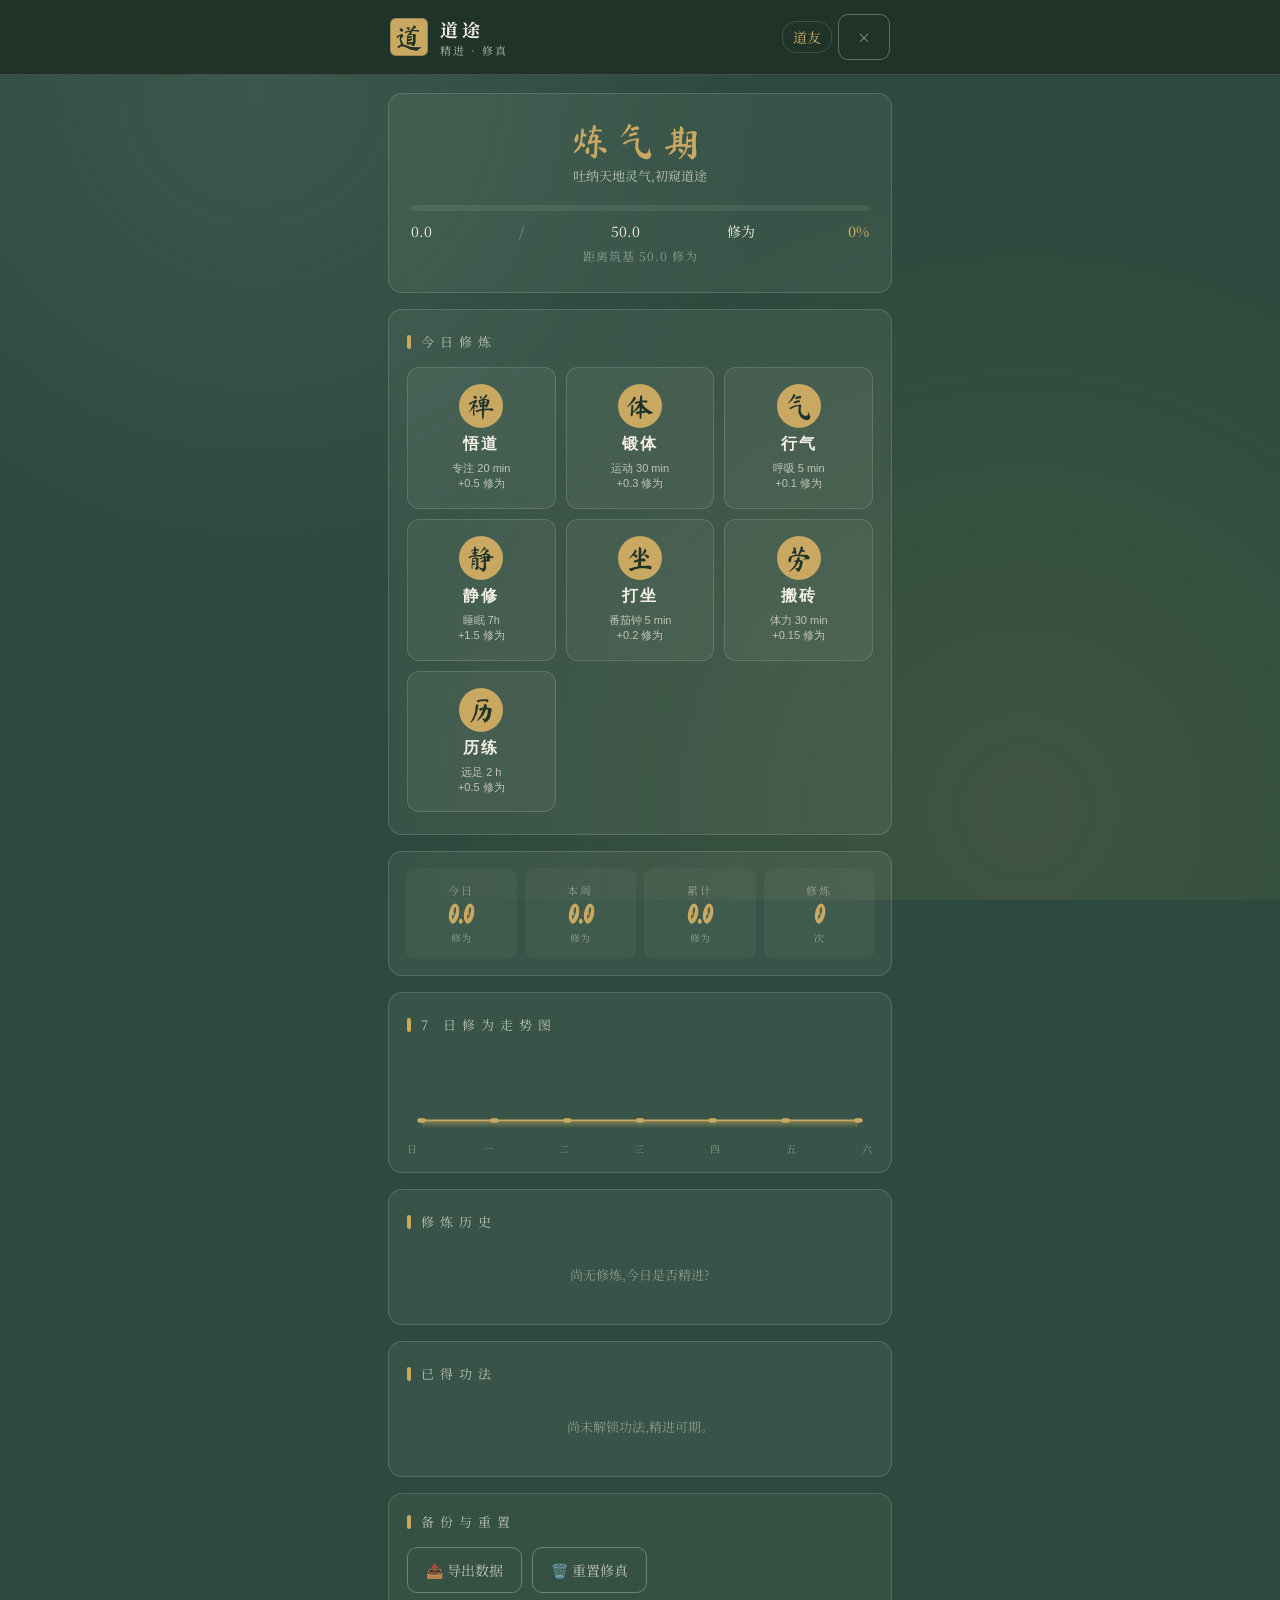
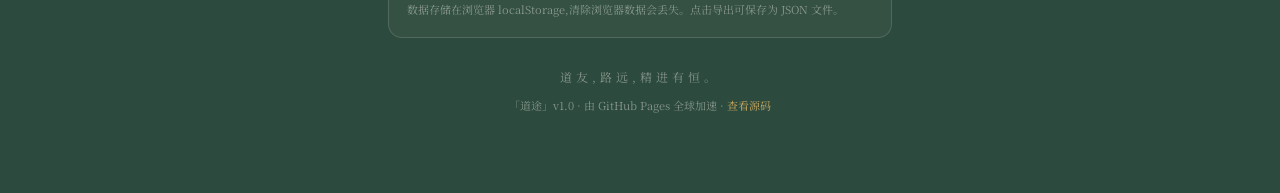
<file: docs/index.html>
<!DOCTYPE html>
<html lang="zh-CN">
<head>
<meta charset="UTF-8">
<meta name="viewport" content="width=device-width, initial-scale=1.0, maximum-scale=1.0">
<title>道途 — 健康修仙</title>
<link rel="stylesheet" href="css/style.css">
<link rel="preconnect" href="https://fonts.googleapis.com">
<link href="https://fonts.googleapis.com/css2?family=Ma+Shan+Zheng&family=Noto+Serif+SC:wght@400;600;700&display=swap" rel="stylesheet">
</head>
<body>

<!-- 顶栏 -->
<header class="topbar">
  <div class="topbar-inner">
    <div class="brand">
      <span class="brand-mark">道</span>
      <div>
        <div class="brand-title">道途</div>
        <div class="brand-sub">精进 · 修真</div>
      </div>
    </div>
    <div class="dao-name-wrap">
      <span class="dao-name" id="daoName">道友</span>
      <button class="ghost-btn" id="renameBtn" title="改名">×</button>
    </div>
  </div>
</header>

<!-- 主页 -->
<main id="homeMain">

  <section class="realm-card" id="realmCard">
    <div class="realm-name" id="realmName">炼气期</div>
    <div class="realm-sub" id="realmSub">吐纳天地灵气,初窥道途</div>
    <div class="progress-block">
      <div class="progress-track">
        <div class="progress-fill" id="progressFill" style="width: 0%"></div>
      </div>
      <div class="progress-label">
        <span id="currentXiu">0.0</span>
        <span class="progress-sep">/</span>
        <span id="nextXiu">50.0</span> 修为
        <span class="progress-pct" id="progressPct">0%</span>
      </div>
      <div class="progress-next" id="progressNext">距离筑基 50.0 修为</div>
    </div>
  </section>

  <section class="cult-section">
    <div class="section-title">今日修炼</div>
    <div class="cult-grid">
      <button class="cult-btn" data-type="meditation_focus">
        <div class="cult-icon">禅</div>
        <div class="cult-label">悟道</div>
        <div class="cult-meta">专注 20 min<br>+0.5 修为</div>
      </button>
      <button class="cult-btn" data-type="body_forge">
        <div class="cult-icon">体</div>
        <div class="cult-label">锻体</div>
        <div class="cult-meta">运动 30 min<br>+0.3 修为</div>
      </button>
      <button class="cult-btn" data-type="breath_qi">
        <div class="cult-icon">气</div>
        <div class="cult-label">行气</div>
        <div class="cult-meta">呼吸 5 min<br>+0.1 修为</div>
      </button>
      <button class="cult-btn" data-type="sleep_rest">
        <div class="cult-icon">静</div>
        <div class="cult-label">静修</div>
        <div class="cult-meta">睡眠 7h<br>+1.5 修为</div>
      </button>
      <button class="cult-btn" data-type="meditation_short">
        <div class="cult-icon">坐</div>
        <div class="cult-label">打坐</div>
        <div class="cult-meta">番茄钟 5 min<br>+0.2 修为</div>
      </button>
      <button class="cult-btn" data-type="body_labor">
        <div class="cult-icon">劳</div>
        <div class="cult-label">搬砖</div>
        <div class="cult-meta">体力 30 min<br>+0.15 修为</div>
      </button>
      <button class="cult-btn" data-type="expedition">
        <div class="cult-icon">历</div>
        <div class="cult-label">历练</div>
        <div class="cult-meta">远足 2 h<br>+0.5 修为</div>
      </button>
    </div>
  </section>

  <section class="stats-grid">
    <div class="stat-card">
      <div class="stat-label">今日</div>
      <div class="stat-value" id="statToday">—</div>
      <div class="stat-unit">修为</div>
    </div>
    <div class="stat-card">
      <div class="stat-label">本周</div>
      <div class="stat-value" id="statWeek">—</div>
      <div class="stat-unit">修为</div>
    </div>
    <div class="stat-card">
      <div class="stat-label">累计</div>
      <div class="stat-value" id="statTotal">—</div>
      <div class="stat-unit">修为</div>
    </div>
    <div class="stat-card">
      <div class="stat-label">修炼</div>
      <div class="stat-value" id="statLogs">—</div>
      <div class="stat-unit">次</div>
    </div>
  </section>

  <section class="chart-card">
    <div class="section-title">7 日修为走势图</div>
    <svg id="chart" viewBox="0 0 320 100" preserveAspectRatio="none"></svg>
    <div class="chart-axis" id="chartAxis"></div>
  </section>

  <section class="hist-card">
    <div class="section-title">修炼历史</div>
    <ul class="hist-list" id="histList"></ul>
  </section>

  <section class="scroll-card">
    <div class="section-title">已得功法</div>
    <ul class="scroll-list" id="scrollList"></ul>
  </section>

  <section class="settings-card" style="background: rgba(245, 240, 230, 0.04);border:1px solid var(--border);border-radius:14px;padding:18px;margin-bottom:16px;">
    <div class="section-title">备份与重置</div>
    <div style="display:flex;gap:10px;">
      <button class="ghost-btn" id="exportBtn">📤 导出数据</button>
      <button class="ghost-btn" id="resetBtn">🗑️ 重置修真</button>
    </div>
    <div style="font-size:11px;color:var(--text-faint);margin-top:8px;line-height:1.6;">
      数据存储在浏览器 localStorage,清除浏览器数据会丢失。点击导出可保存为 JSON 文件。
    </div>
  </section>

  <div class="footer-line">道友,路远,精进有恒。</div>
  <div style="text-align:center;font-size:11px;color:var(--text-faint);margin-top:12px;">
    「道途」v1.0 · 由 GitHub Pages 全球加速 · <a href="https://github.com/kongshan001/dao-tu" style="color:var(--gold);text-decoration:none;">查看源码</a>
  </div>
</main>

<!-- Modal: 修炼提交 -->
<div class="modal-mask" id="modalMask" style="display:none">
  <div class="modal">
    <div class="modal-title" id="modalTitle">悟道修炼</div>
    <div class="modal-sub" id="modalSub">本次修炼时长 (分钟)</div>
    <input type="number" id="durationInput" class="modal-input" min="1" max="1439" value="20">
    <textarea id="noteInput" class="modal-textarea" placeholder="备注 (可选)"></textarea>
    <div class="modal-meta" id="modalMeta">完成后预计 +0.5 修为</div>
    <div class="modal-actions">
      <button class="ghost-btn big" id="modalCancel">放弃</button>
      <button class="primary-btn big" id="modalSubmit">完成修炼</button>
    </div>
  </div>
</div>

<!-- Modal: 改名 -->
<div class="modal-mask" id="nameMask" style="display:none">
  <div class="modal">
    <div class="modal-title">设置道号</div>
    <div class="modal-sub">1-20 字,如 "清虚子"</div>
    <input type="text" id="nameInput" class="modal-input" maxlength="20" placeholder="道友">
    <div class="modal-actions">
      <button class="ghost-btn big" id="nameCancel">取消</button>
      <button class="primary-btn big" id="nameSubmit">确认</button>
    </div>
  </div>
</div>

<!-- Ceremony: 突破仪式 -->
<div class="ceremony-mask" id="ceremonyMask" style="display:none">
  <div class="ceremony">
    <div class="ceremony-light"></div>
    <div class="ceremony-seal" id="ceremonySeal">境</div>
    <div class="ceremony-realm" id="ceremonyRealm">筑基</div>
    <div class="ceremony-msg" id="ceremonyMsg">稳固根基,修道之始</div>
    <div class="ceremony-skill" id="ceremonySkill">《太清静心诀》</div>
    <button class="primary-btn big" id="ceremonyContinue">继续精进 →</button>
  </div>
</div>

<div class="toast" id="toast" style="display:none"></div>

<script src="js/app.js"></script>
</body>
</html>
</file>
<file: docs/css/style.css>
/* 「道途」- 水墨沉兰 · 修真 */
:root {
  --ink-bg: #2c4a3e;
  --ink-bg-deep: #1f3329;
  --paper: #f5f0e6;
  --paper-dim: #e8e1cf;
  --gold: #c9a961;
  --gold-bright: #e5c878;
  --jade: #7d9d8c;
  --mist: rgba(245, 240, 230, 0.06);
  --text-main: #f5f0e6;
  --text-sub: rgba(245, 240, 230, 0.7);
  --text-faint: rgba(245, 240, 230, 0.45);
  --border: rgba(245, 240, 230, 0.15);
  --border-strong: rgba(245, 240, 230, 0.3);
  --shadow-soft: 0 6px 20px rgba(0, 0, 0, 0.25);
}

* { box-sizing: border-box; }
html, body {
  margin: 0;
  padding: 0;
  font-family: 'Noto Serif SC', 'Songti SC', 'STSong', serif;
  background: var(--ink-bg);
  color: var(--text-main);
  -webkit-tap-highlight-color: transparent;
  overflow-x: hidden;
}
body::before {
  content: '';
  position: fixed;
  top: 0; left: 0; right: 0; bottom: 0;
  background:
    radial-gradient(circle at 20% 10%, rgba(125, 157, 140, 0.18), transparent 40%),
    radial-gradient(circle at 80% 90%, rgba(201, 169, 97, 0.12), transparent 50%);
  pointer-events: none;
  z-index: 0;
}

/* 顶栏 */
.topbar {
  position: sticky;
  top: 0;
  z-index: 100;
  background: var(--ink-bg-deep);
  border-bottom: 1px solid var(--border);
  backdrop-filter: blur(8px);
}
.topbar-inner {
  display: flex;
  justify-content: space-between;
  align-items: center;
  padding: 14px 20px;
  max-width: 540px;
  margin: 0 auto;
}
.brand { display: flex; align-items: center; gap: 12px; }
.brand-mark {
  width: 38px; height: 38px;
  display: flex; align-items: center; justify-content: center;
  background: var(--gold);
  color: var(--ink-bg-deep);
  font-family: 'Ma Shan Zheng', cursive;
  font-size: 28px;
  border-radius: 6px;
  box-shadow: inset 0 0 0 1px rgba(0,0,0,0.2);
}
.brand-title { font-size: 18px; font-weight: 700; letter-spacing: 4px; }
.brand-sub { font-size: 11px; color: var(--text-sub); letter-spacing: 2px; }
.dao-name-wrap { display: flex; align-items: center; gap: 6px; }
.dao-name {
  font-size: 14px;
  color: var(--gold);
  padding: 5px 10px;
  border: 1px solid var(--border);
  border-radius: 14px;
}

/* 主区 */
main {
  position: relative;
  z-index: 1;
  max-width: 540px;
  margin: 0 auto;
  padding: 18px 18px 80px;
}

/* 卡片公共 */
.realm-card, .stats-grid, .chart-card, .hist-card, .scroll-card, .cult-section {
  background: var(--mist);
  border: 1px solid var(--border);
  border-radius: 14px;
  padding: 22px 18px;
  margin-bottom: 16px;
  position: relative;
}

.section-title {
  font-size: 13px;
  color: var(--text-sub);
  letter-spacing: 6px;
  margin-bottom: 16px;
  text-transform: uppercase;
  position: relative;
  padding-left: 14px;
}
.section-title::before {
  content: '';
  position: absolute;
  left: 0; top: 50%;
  width: 4px; height: 14px;
  transform: translateY(-50%);
  background: var(--gold);
  border-radius: 2px;
}

/* 境界卡片 */
.realm-card { padding: 28px 22px; text-align: center; }
.realm-name {
  font-family: 'Ma Shan Zheng', cursive;
  font-size: 38px;
  color: var(--gold);
  letter-spacing: 8px;
  margin-bottom: 6px;
}
.realm-sub { font-size: 13px; color: var(--text-sub); margin-bottom: 20px; }
.progress-block { margin-top: 18px; }
.progress-track {
  height: 6px;
  background: rgba(245, 240, 230, 0.08);
  border-radius: 999px;
  overflow: hidden;
  position: relative;
}
.progress-fill {
  height: 100%;
  background: linear-gradient(90deg, var(--jade), var(--gold));
  transition: width 0.8s cubic-bezier(0.4, 0, 0.2, 1);
  border-radius: 999px;
}
.progress-label {
  display: flex;
  justify-content: space-between;
  align-items: baseline;
  margin-top: 10px;
  font-size: 14px;
}
.progress-label .progress-sep { color: var(--text-faint); }
.progress-pct { color: var(--gold); font-weight: 600; margin-left: 6px; }
.progress-next { font-size: 12px; color: var(--text-faint); margin-top: 6px; letter-spacing: 1px; }

/* 修炼网格 */
.cult-grid {
  display: grid;
  grid-template-columns: repeat(3, 1fr);
  gap: 10px;
}
.cult-btn {
  background: rgba(245, 240, 230, 0.05);
  border: 1px solid var(--border);
  border-radius: 12px;
  padding: 16px 8px;
  color: var(--text-main);
  cursor: pointer;
  transition: all 0.2s;
  display: flex; flex-direction: column;
  align-items: center;
  gap: 6px;
}
.cult-btn:active { transform: scale(0.96); background: rgba(201, 169, 97, 0.15); border-color: var(--gold); }
.cult-icon {
  width: 44px; height: 44px;
  background: var(--gold);
  color: var(--ink-bg-deep);
  font-family: 'Ma Shan Zheng', cursive;
  font-size: 28px;
  border-radius: 50%;
  display: flex; align-items: center; justify-content: center;
}
.cult-label { font-size: 16px; font-weight: 600; letter-spacing: 2px; }
.cult-meta { font-size: 11px; color: var(--text-sub); line-height: 1.4; text-align: center; }

/* 四宫格 */
.stats-grid {
  display: grid;
  grid-template-columns: repeat(4, 1fr);
  gap: 8px;
  padding: 16px;
}
.stat-card {
  background: rgba(245, 240, 230, 0.04);
  border-radius: 10px;
  padding: 14px 6px;
  text-align: center;
}
.stat-label { font-size: 11px; color: var(--text-faint); letter-spacing: 2px; }
.stat-value {
  font-family: 'Ma Shan Zheng', cursive;
  font-size: 26px;
  color: var(--gold);
  margin: 4px 0 2px;
  font-weight: 700;
}
.stat-unit { font-size: 10px; color: var(--text-faint); }

/* 折线图 */
.chart-card { padding-bottom: 16px; }
#chart { width: 100%; height: 80px; margin-bottom: 6px; }
.chart-axis {
  display: flex; justify-content: space-between;
  font-size: 10px; color: var(--text-faint);
  letter-spacing: 1px;
}

/* 历史 */
.hist-list, .scroll-list {
  list-style: none;
  margin: 0;
  padding: 0;
}
.hist-item, .scroll-item {
  display: flex;
  align-items: center;
  padding: 12px 8px;
  border-bottom: 1px dashed var(--border);
  font-size: 14px;
}
.hist-item:last-child, .scroll-item:last-child { border-bottom: 0; }
.hist-icon {
  width: 32px; height: 32px;
  border-radius: 50%;
  background: var(--jade);
  color: var(--ink-bg-deep);
  display: flex; align-items: center; justify-content: center;
  font-family: 'Ma Shan Zheng', cursive;
  font-size: 18px;
  margin-right: 12px;
  flex-shrink: 0;
}
.hist-text { flex: 1; min-width: 0; }
.hist-title { font-size: 14px; }
.hist-meta { font-size: 11px; color: var(--text-faint); margin-top: 2px; }
.hist-xi { color: var(--gold); font-weight: 600; font-size: 14px; }

.scroll-item .scroll-icon { font-size: 22px; margin-right: 12px; }
.scroll-name { color: var(--gold); font-family: 'Ma Shan Zheng', cursive; font-size: 16px; letter-spacing: 2px; }
.scroll-meta { font-size: 11px; color: var(--text-faint); margin-top: 2px; }
.scroll-empty { color: var(--text-faint); font-size: 13px; text-align: center; padding: 18px 0; }

.empty { color: var(--text-faint); font-size: 13px; text-align: center; padding: 18px 0; }
.footer-line {
  text-align: center;
  font-size: 12px;
  color: var(--text-faint);
  letter-spacing: 4px;
  margin-top: 30px;
}

/* 按钮 */
.primary-btn, .ghost-btn {
  padding: 12px 18px;
  border-radius: 10px;
  font-family: inherit;
  font-size: 14px;
  cursor: pointer;
  transition: all 0.2s;
}
.primary-btn {
  background: var(--gold);
  color: var(--ink-bg-deep);
  border: 0;
  font-weight: 600;
  letter-spacing: 2px;
}
.primary-btn:active { transform: scale(0.96); }
.ghost-btn {
  background: transparent;
  color: var(--text-sub);
  border: 1px solid var(--border-strong);
}
.ghost-btn:active { transform: scale(0.96); }
.primary-btn.big, .ghost-btn.big { padding: 14px 22px; font-size: 15px; flex: 1; }

/* Modal */
.modal-mask {
  position: fixed;
  inset: 0;
  background: rgba(0, 0, 0, 0.75);
  z-index: 200;
  display: flex;
  align-items: center;
  justify-content: center;
  backdrop-filter: blur(4px);
  animation: fadeIn 0.3s;
}
.modal {
  width: 90%;
  max-width: 400px;
  background: var(--ink-bg);
  border: 1px solid var(--border-strong);
  border-radius: 14px;
  padding: 28px 22px;
  box-shadow: 0 30px 60px rgba(0,0,0,0.6);
}
.modal-title {
  font-family: 'Ma Shan Zheng', cursive;
  font-size: 24px;
  text-align: center;
  letter-spacing: 4px;
  margin-bottom: 4px;
}
.modal-sub {
  text-align: center;
  font-size: 12px;
  color: var(--text-sub);
  margin-bottom: 16px;
}
.modal-input {
  width: 100%;
  padding: 14px 16px;
  background: rgba(245, 240, 230, 0.05);
  border: 1px solid var(--border-strong);
  border-radius: 10px;
  color: var(--text-main);
  font-family: inherit;
  font-size: 18px;
  margin-bottom: 10px;
  text-align: center;
}
.modal-textarea {
  width: 100%;
  padding: 12px 16px;
  background: rgba(245, 240, 230, 0.05);
  border: 1px solid var(--border);
  border-radius: 10px;
  color: var(--text-main);
  font-family: inherit;
  font-size: 13px;
  margin-bottom: 10px;
  min-height: 60px;
  resize: vertical;
}
.modal-meta { text-align: center; font-size: 12px; color: var(--text-sub); margin-bottom: 18px; }
.modal-actions { display: flex; gap: 10px; }

/* Ceremony — 突破仪式全屏 */
.ceremony-mask {
  position: fixed;
  inset: 0;
  z-index: 300;
  background: radial-gradient(circle at center, #1f3329 0%, #0c1612 70%);
  display: flex;
  align-items: center;
  justify-content: center;
  animation: ceremonyEnter 0.6s;
  overflow: hidden;
}
.ceremony {
  position: relative;
  text-align: center;
  padding: 40px;
  z-index: 2;
}
.ceremony-light {
  position: absolute;
  top: -200px; left: 50%;
  transform: translateX(-50%);
  width: 800px; height: 800px;
  background: radial-gradient(circle, rgba(229, 200, 120, 0.6) 0%, transparent 60%);
  filter: blur(20px);
  animation: ceremonyLightPulse 3s infinite ease-in-out;
}
.ceremony-seal {
  font-family: 'Ma Shan Zheng', cursive;
  font-size: 120px;
  color: var(--gold);
  text-shadow: 0 0 40px rgba(229, 200, 120, 0.6);
  margin-bottom: 10px;
}
.ceremony-realm {
  font-family: 'Ma Shan Zheng', cursive;
  font-size: 38px;
  color: var(--paper);
  letter-spacing: 12px;
  margin-bottom: 16px;
}
.ceremony-msg {
  font-size: 14px;
  color: var(--text-sub);
  margin-bottom: 24px;
  letter-spacing: 4px;
}
.ceremony-skill {
  font-size: 16px;
  color: var(--gold);
  font-family: 'Ma Shan Zheng', cursive;
  letter-spacing: 6px;
  margin-bottom: 36px;
}

/* Toast */
.toast {
  position: fixed;
  bottom: 30px;
  left: 50%;
  transform: translateX(-50%);
  background: var(--ink-bg-deep);
  color: var(--gold);
  padding: 14px 24px;
  border-radius: 12px;
  border: 1px solid var(--border-strong);
  font-size: 14px;
  z-index: 400;
  animation: toastIn 0.3s;
  box-shadow: var(--shadow-soft);
}

@keyframes fadeIn { from { opacity: 0 } to { opacity: 1 } }
@keyframes ceremonyEnter { from { opacity: 0 } to { opacity: 1 } }
@keyframes ceremonyLightPulse {
  0%, 100% { opacity: 0.4; }
  50% { opacity: 0.8; }
}
@keyframes toastIn {
  from { opacity: 0; transform: translate(-50%, 20px); }
  to { opacity: 1; transform: translate(-50%, 0); }
}

@media (max-width: 380px) {
  .cult-grid { grid-template-columns: repeat(2, 1fr); }
  .stats-grid { grid-template-columns: repeat(2, 1fr); }
}
</file>
